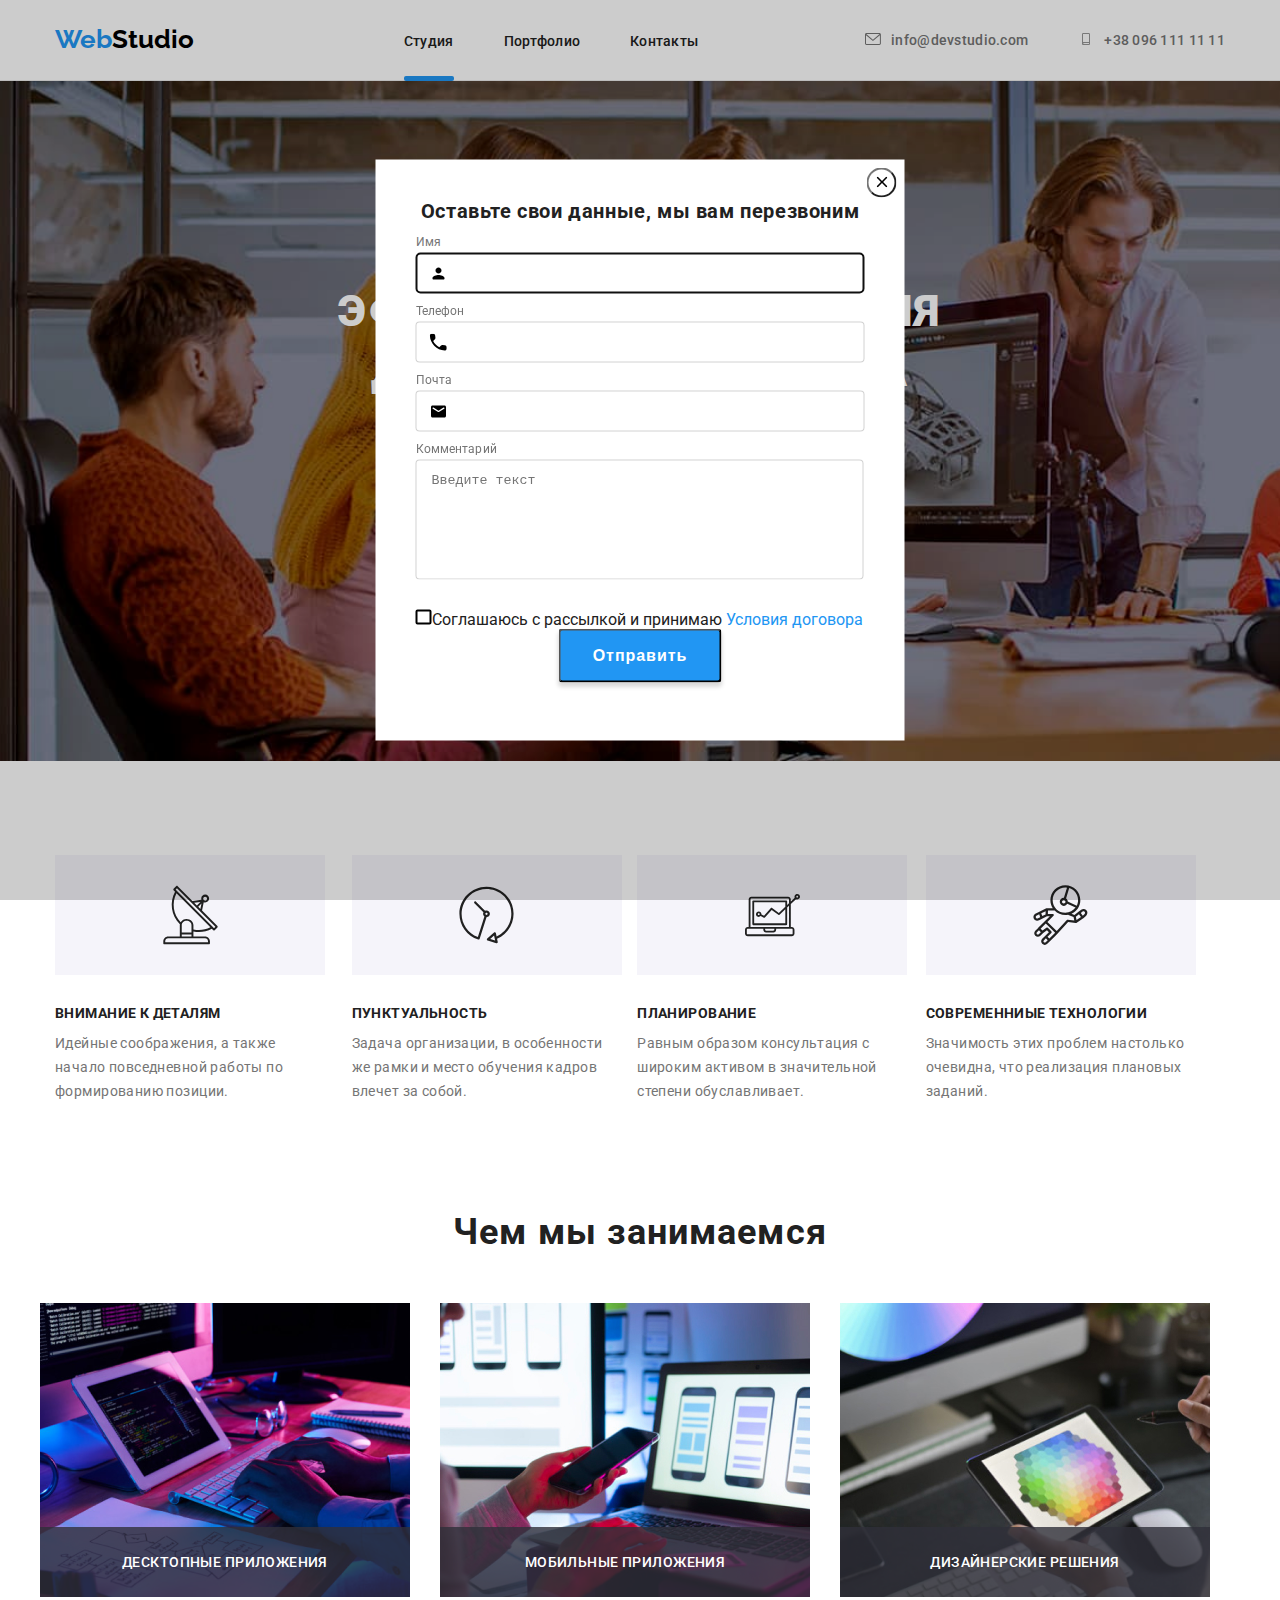
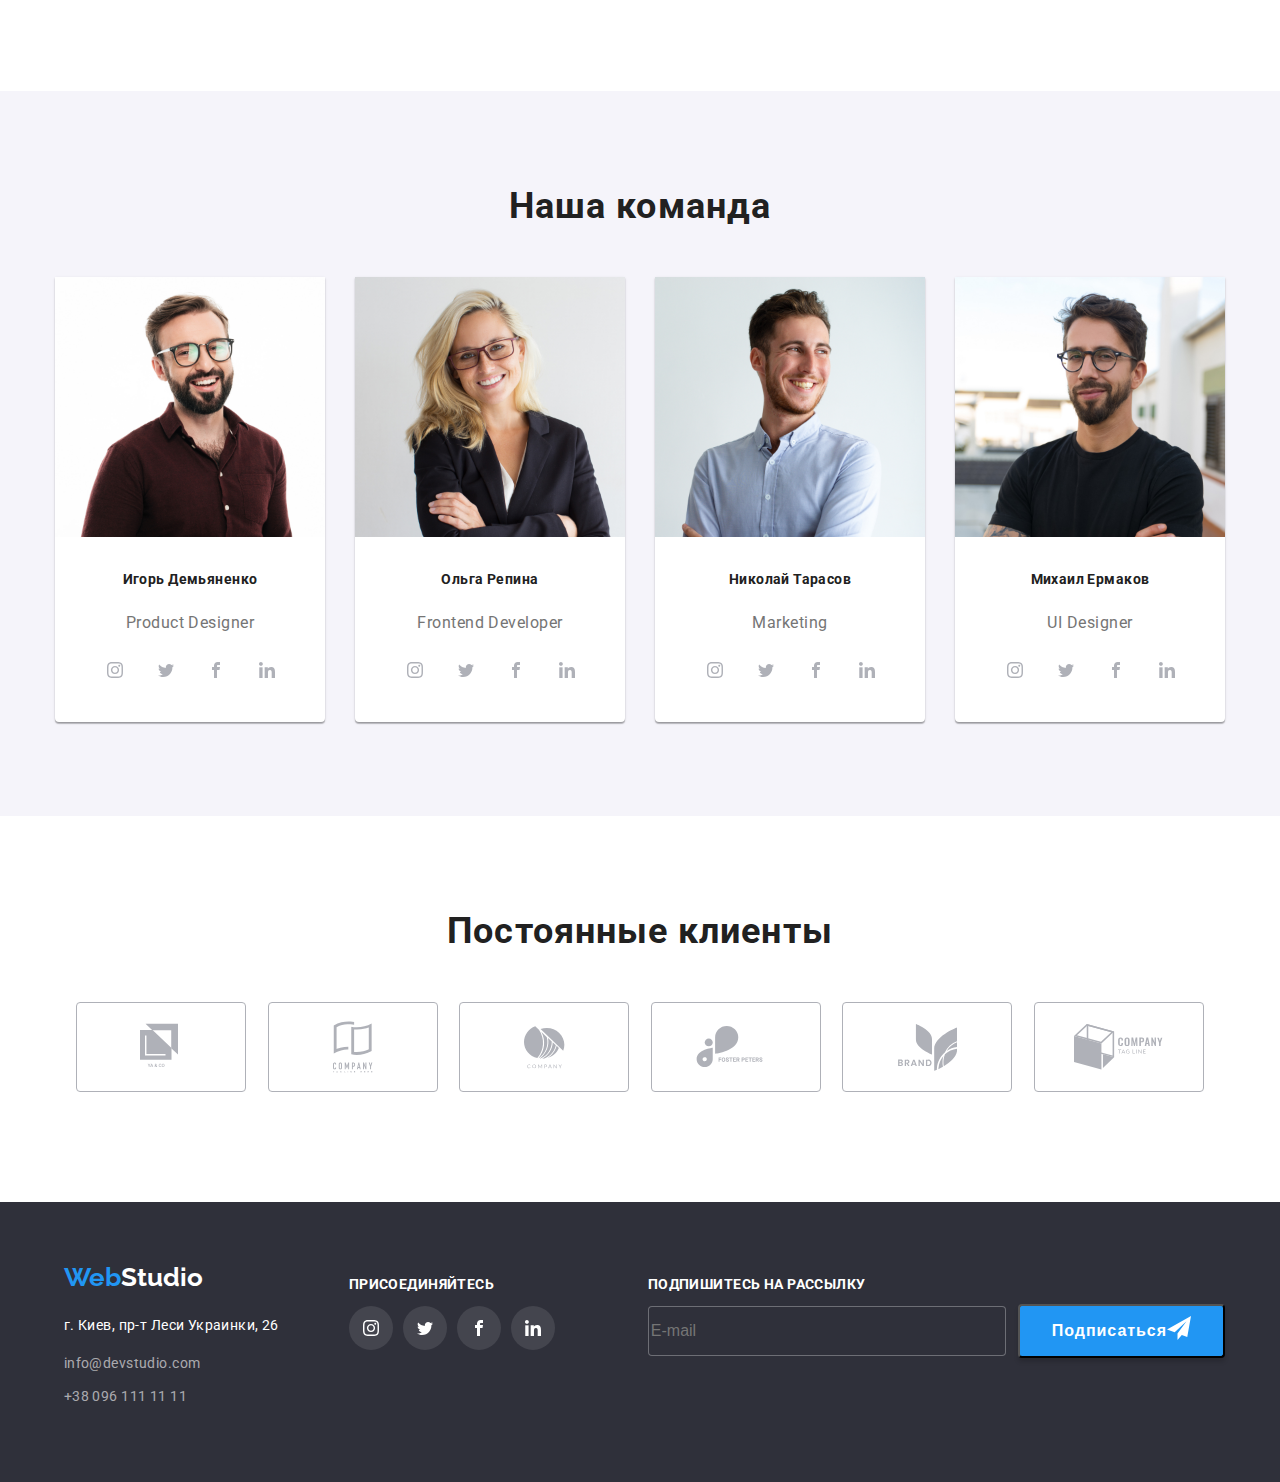
<file: index.html>
<!DOCTYPE html>
<html lang="en">

<head>
    <meta charset="UTF-8">
    <meta name="viewport" content="width=device-width, initial-scale=1.0">
    <title>Document</title>
    <link rel="stylesheet" href="./style.css">
    <link href="https://fonts.googleapis.com/css2?family=Roboto:wght@400;500;700;900&display=swap" rel="stylesheet">
    <link href="https://fonts.googleapis.com/css2?family=Raleway:wght@700&display=swap" rel="stylesheet">
</head>

<body>
    <header>
        <div class="container">
            <nav class="site-nav">
                <a href="" class="logo"><span>Web</span>Studio</a>
                <ul class="hero">
                    <li><a href="./index.html" class="link-text current">Студия</a></li>
                    <li><a href="./portfolio.html" class="link-text">Портфолио</a></li>
                    <li><a href="" class="link-text">Контакты</a></li>
                </ul>

                <ul class="hero ">


                    <li class="web"><a class="phone" href=""><svg class="web-studio"  width="16px" height="12px">
                        <use href="./image/symbol-defs.svg#icon-envelope-hover-2"></use>
                    </svg>info@devstudio.com</a></li>
                    <li class="number"><a class="phone" href="tel:+38096111111"><svg class="web-studio" width="16px" height="12px">
                        <use href="./image/symbol-defs.svg#icon-smartphone"></use></svg>+38 096 111 11 11</a></li>


                </ul>
            </nav>
        </div>
    </header>
    <main>
        <section class="blake">
            <div class="sanji">
                <h1 class="box">Эффективные решения<br /> для вашего бизнеса</h1>
                <button class="tipe" type="button">Заказать услугу</button>
            </div>
        </section>
        <section class="plan">
            <div class="container">
                <ul class="dragon four">
                    <li class="monky ">
                        <!-- <div class="detail">
                        </div> -->

                        <h3>ВНИМАНИЕ К ДЕТАЛЯМ</h3>
                        <p class="text">Идейные соображения, а также начало повседневной работы по формированию позиции.
                        </p>

                    </li>
                    <li class="monky organization">
                        <h3>ПУНКТУАЛЬНОСТЬ</h3>
                        <p class="text">Задача организации, в особенности же рамки и место обучения кадров влечет за
                            собой.
                        </p>


                    </li>
                    <li class="monky ubung">
                        <h3>ПЛАНИРОВАНИЕ</h3>
                        <p class="text">Равным образом консультация с широким активом в значительной степени
                            обуславливает.</p>

                    </li>
                    <li class="monky problem">
                        <h3>СOВРЕМЕННИЫЕ ТЕХНОЛОГИИ</h3>
                        <p class="text">Значимость этих проблем настолько очевидна, что реализация плановых заданий.</p>
                    </li>
                </ul>
            </div>
        </section>
        <section class="proffesion">
            <div class="container">
                <h2 class="flix" >Чем мы занимаемся</h2>
                <ul class="dragon five">
                    <li class="one-appendix">
                        <img src="./image/img1.png" alt="Чем мы занимаемся" width="370">
                        <p class="annex">Десктопные приложения</p>
                       
                    </li>
                    <li class="one-appendix"><img src="./image/img2.jpg" alt="Чем мы занимаемся" width="370">
                    <p class="annex">Мобильные приложения</p>
                    </li>
                    <li class="one-appendix"><img src="./image/img3.jpg" alt="Чем мы занимаемся" width="370">
                    <p class="annex">Дизайнерские решения</p>
                    </li>

                </ul>
            </div>


        </section>

        <section class="work">
            <div class=" container">
            
                <h2 class="flix">Наша команда</h2>
                <ul class="dragon one">
                    <li class="photo">
            
            
                        <img src="./image/img5.jpg" alt="Product Designer" width="270">
                        <h3 class="bubluk">Игорь Демьяненко</h3>
                        <p class="comment">Product Designer</p>
                        <ul class="icons">
                            <li class="icons-item"><a class="items-link" href=""> <svg class="instagam" width="20" height="16">
                                        <use href="./image/symbol-defs.svg#icon-instagram">
            
                                        </use>
            
                                    </svg></a>
            
                            </li>
                            <li class="icons-item"> <a class="items-link" href=""> <svg class="twitter">
                                        <use href="./image/symbol-defs.svg#icon-twitter">
            
                                        </use>
                                    </svg></a>
            
                            </li>
                            <li class="icons-item"><a class="items-link" href=""><svg class="twitter">
                                        <use href="./image/symbol-defs.svg#icon-facebook" width="20" height="16"></use>
                                    </svg></a>
            
                            </li>
                            <li class="icons-item"> <a class="items-link" href=""><svg class="linkedin">
                                        <use href="./image/symbol-defs.svg#icon-linkedin-1" width="20" height="16"></use>
                                    </svg> </a>
                            </li>
            
                        </ul>
            
            
                    </li>
            
            
                    <li class="photo">
                        <img src="./image/img6.jpg" alt="Frontend Developer" width="270">
                        <h3 class="bubluk">Ольга Репина</h3>
                        <p class="comment">Frontend Developer</p>
                        <ul class="icons">
                            <li class="icons-item"><a class="items-link" href=""> <svg class="instagam" width="20" height="16">
                                        <use href="./image/symbol-defs.svg#icon-instagram">
            
                                        </use>
            
                                    </svg></a>
            
                            </li>
                            <li class="icons-item"> <a class="items-link" href=""> <svg class="twitter">
                                        <use href="./image/symbol-defs.svg#icon-twitter">
            
                                        </use>
                                    </svg></a>
            
                            </li>
                            <li class="icons-item"><a class="items-link" href=""><svg class="twitter">
                                        <use href="./image/symbol-defs.svg#icon-facebook" width="20" height="16"></use>
                                    </svg></a>
            
                            </li>
                            <li class="icons-item"> <a class="items-link" href=""><svg class="linkedin">
                                        <use href="./image/symbol-defs.svg#icon-linkedin-1" width="20" height="16"></use>
                                    </svg> </a>
                            </li>
            
                        </ul>
            
                    </li>
            
                    <li class="photo">
                        <img src="./image/img7.jpg" alt="Marketing" width="270">
                        <h3 class="bubluk">Николай Тарасов</h3>
                        <p class="comment">Marketing</p>
                        <ul class="icons">
                            <li class="icons-item"><a class="items-link" href=""> <svg class="instagam" width="20" height="16">
                                        <use href="./image/symbol-defs.svg#icon-instagram">
            
                                        </use>
            
                                    </svg></a>
            
                            </li>
                            <li class="icons-item"> <a class="items-link" href=""> <svg class="twitter">
                                        <use href="./image/symbol-defs.svg#icon-twitter">
            
                                        </use>
                                    </svg></a>
            
                            </li>
                            <li class="icons-item"><a class="items-link" href=""><svg class="twitter">
                                        <use href="./image/symbol-defs.svg#icon-facebook" width="20" height="16"></use>
                                    </svg></a>
            
                            </li>
                            <li class="icons-item"> <a class="items-link" href=""><svg class="linkedin">
                                        <use href="./image/symbol-defs.svg#icon-linkedin-1" width="20" height="16"></use>
                                    </svg> </a>
                            </li>
            
                        </ul>
            
                    </li>
            
                    <li class="photo">
                        <img src="./image/img8.jpg" alt="Marketing" width="270">
            
                        <h3 class="bubluk">Михаил Ермаков</h3>
                        <p class="comment">UI Designer</p>
                        <ul class="icons">
                            <li class="icons-item"><a class="items-link" href=""> <svg class="instagam" width="20" height="16">
                                        <use href="./image/symbol-defs.svg#icon-instagram">
            
                                        </use>
            
                                    </svg></a>
            
                            </li>
                            <li class="icons-item"> <a class="items-link" href=""> <svg class="twitter">
                                        <use href="./image/symbol-defs.svg#icon-twitter">
            
                                        </use>
                                    </svg></a>
            
                            </li>
                            <li class="icons-item"><a class="items-link" href=""><svg class="twitter">
                                        <use href="./image/symbol-defs.svg#icon-facebook" width="20" height="16"></use>
                                    </svg></a>
            
                            </li>
                            <li class="icons-item"> <a class="items-link" href=""><svg class="linkedin">
                                        <use href="./image/symbol-defs.svg#icon-linkedin-1" width="20" height="16"></use>
                                    </svg> </a>
                            </li>
            
                        </ul>
            
                    </li>
                </ul>
            </div>
        </section>
          
          
        
        <section class="always">
           <div class="container">
                <h2 class="client">Постоянные клиенты</h2>
                <ul class="vectors">
                    <li class="vector"><a href="" class="company"><svg width="42" height="50">
                                <use href="./image/symbol-defs.svg#icon-logo-1"></use>
                            </svg></a></li>
                    <li class="vector"><a href="" class="company"><svg width="40" height="52">
                                <use href="./image/symbol-defs.svg#icon-logo-2"></use>
                            </svg></a></li>
                    <li class="vector"><a href="" class="company"><svg width="41" height="43">
                                <use href="./image/symbol-defs.svg#icon-logo-3"></use>
                            </svg></a></li>
                    <li class="vector"><a href="" class="company"><svg width="80px" height="42px">
                                <use href="./image/symbol-defs.svg#icon-logo-4"></use>
                            </svg></a></li>
                    <li class="vector"><a href="" class="company"><svg width="59px" height="47px">
                                <use href="./image/symbol-defs.svg#icon-logo-5"></use>
                            </svg></a></li>
                    <li class="vector"><a href="" class="company"><svg width="89px" height="46">
                                <use href="./image/symbol-defs.svg#icon-logo-6"></use>
                            </svg></a></li>
                </ul>
           </div>
           

        </section>
        <div role="group" class="backdrop is-hidden">
            <div class="modal">


             <form class="form" >
                   <h3 class="group-title">Оставьте свои данные, мы вам перезвоним</h3>
               <div class="form-field">
                    <label class="form-steil" for="name">Имя</label>
                    <input class="form-input" type="text" name="user-name" id="name" autofocus />
                    <svg class="form-icon" width="18px" height="18px">
                        <use href="./image/symbol-defs.svg#icon-person-black-18dp-1"></use>
                    </svg>
               </div>

                  <div class="form-field">
                    <label class="form-steil" for="tel">Телефон</label>
                    <input class="form-input" type="tel" name="tel" id="name" />
                    <svg class="form-icon" width="18px" height="18px">
                        <use href="./image/symbol-defs.svg#icon-Vector-14"></use>
                    </svg>
                  </div>

                   <div class="form-field">
                    <label class="form-steil" for="mail">Почта</label>
                    <input  class="form-input" type="email" name="mail" id="mail" />
                    <svg class="form-icon" width="18px" height="18px">
                        <use href="./image/symbol-defs.svg#icon-email-black-18dp-1"></use>
                    </svg>
                   </div>

                  
                 <div class="form-field">
                        <label class="form-steil" for="comment"> Комментарий</label>
                        <textarea class="form-text" name="comment" id="comment" placeholder="Введите текст"></textarea>
                 </div>
                 <div class="">
                    
                    <label class="lable-checkbox" for="send">
                        <input class="form-input-checkbox hidden" type="checkbox" name="topic" value="send" id="send"  />
                        <span class="checkbox-icon">
                        
                    </span>Соглашаюсь с рассылкой и принимаю <a class="form-send" href="">Условия договора</a></label>
                    
                  </div>
                   
                   <button class="form-button" type="submit">Отправить</button>
                   <button class="close">
                <svg width="11" height="11">
                    <use class="close-modal" href="./image/symbol-defs.svg#icon-Vector-13"></use>
           
                </svg>
            </form> 
             </button>

            </div>
        </div>

 
    </main>



    <footer>
        <div class="container"> 
          <div class="endinformation">
                <div>
                    <a href="" class="bad"><span>Web</span>Studio</a>
                    <address class="address">г. Киев, пр-т Леси Украинки, 26</address>
            
              
                <ul class="cotent">
            
                    <li class="zoro">
                        <a class="mailto" href="mailto:info@devstudio.com">info@devstudio.com</a>
                    </li>
                    <li class="zoro">
                        <a class="tel" href="tel:+38096111111">+38 096 111 11 11</a>
                    </li>
                </ul>
              </div>
                <div class="endet">
                    <p class="endetname">присоединяйтесь</p>
                    <ul class="comand">
                        <li class="comand-item"><a class="comand-link" href=""> <svg class="instagam" width="20" height="16">
                                    <use href="./image/symbol-defs.svg#icon-instagram">
            
                                    </use>
            
                                </svg></a>
            
                        </li>
                        <li class="comand-item"> <a class="comand-link" href=""> <svg class="twitter">
                                    <use href="./image/symbol-defs.svg#icon-twitter">
            
                                    </use>
                                </svg></a>
            
                        </li>
                        <li class="comand-item"><a class="comand-link" href=""><svg class="twitter">
                                    <use href="./image/symbol-defs.svg#icon-facebook" width="20" height="16"></use>
                                </svg></a>
            
                        </li>
                        <li class="comand-item"> <a class="comand-link" href=""><svg class="linkedin">
                                    <use href="./image/symbol-defs.svg#icon-linkedin-1" width="20" height="16"></use>
                                </svg> </a>
                        </li>
            
                    </ul>
                </div>
              <form class="form-footer-messeg" > 
                  <div class="footer-messeg">
                  <p class="footer-messeg-text">Подпишитесь на рассылку</p>
                  
                   
                        <label  for="mail"></label>
                        <input class="messeg" type="email" name="mail" id="mail" placeholder="E-mail">
                        
                    </div>

                   <div>
                <button class="form-button-telegram" type="submit">Подписаться 
                    <svg class="telegram" width="24px" height="24px">
                        <use href="./image/symbol-defs.svg#icon-icon-send"></use>
                    </svg>
                </button>

            </div>
              </form>
           
            </div>
       </div>
    </footer>
</body>

</html>
</file>
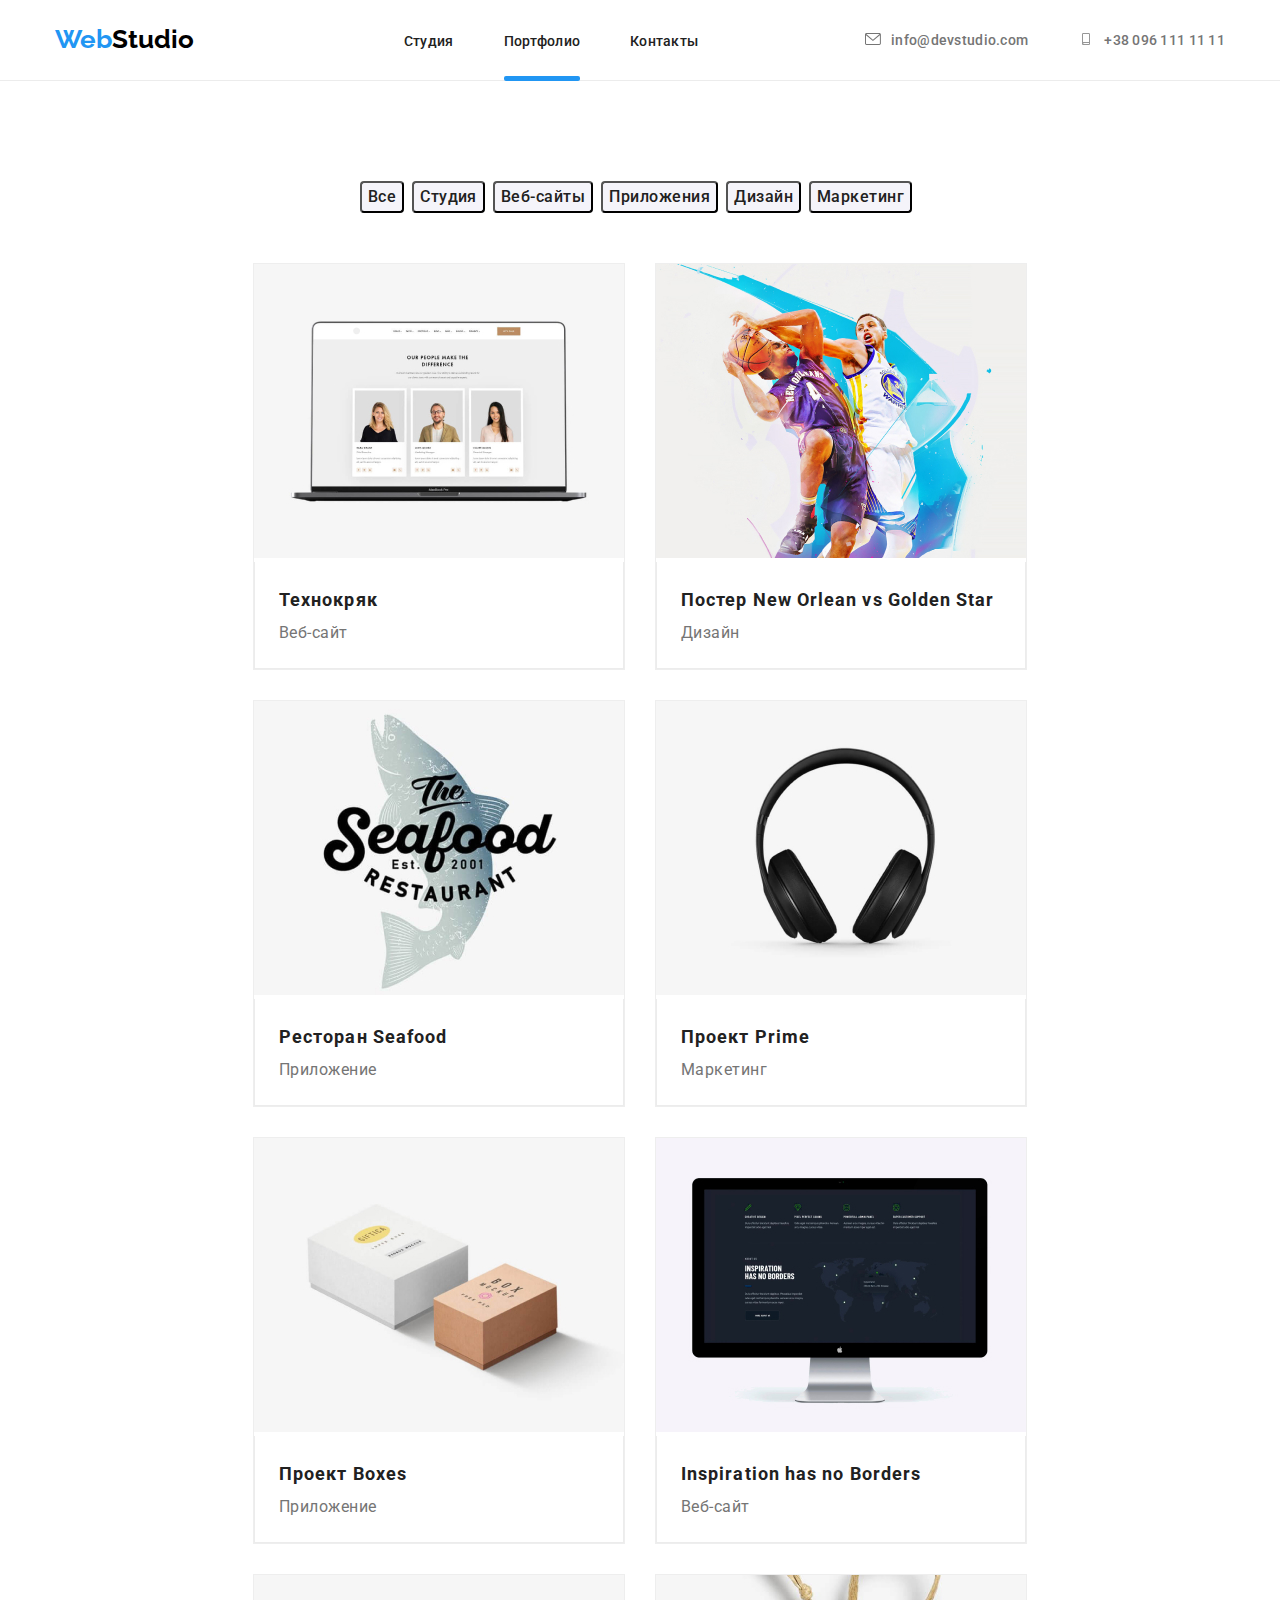
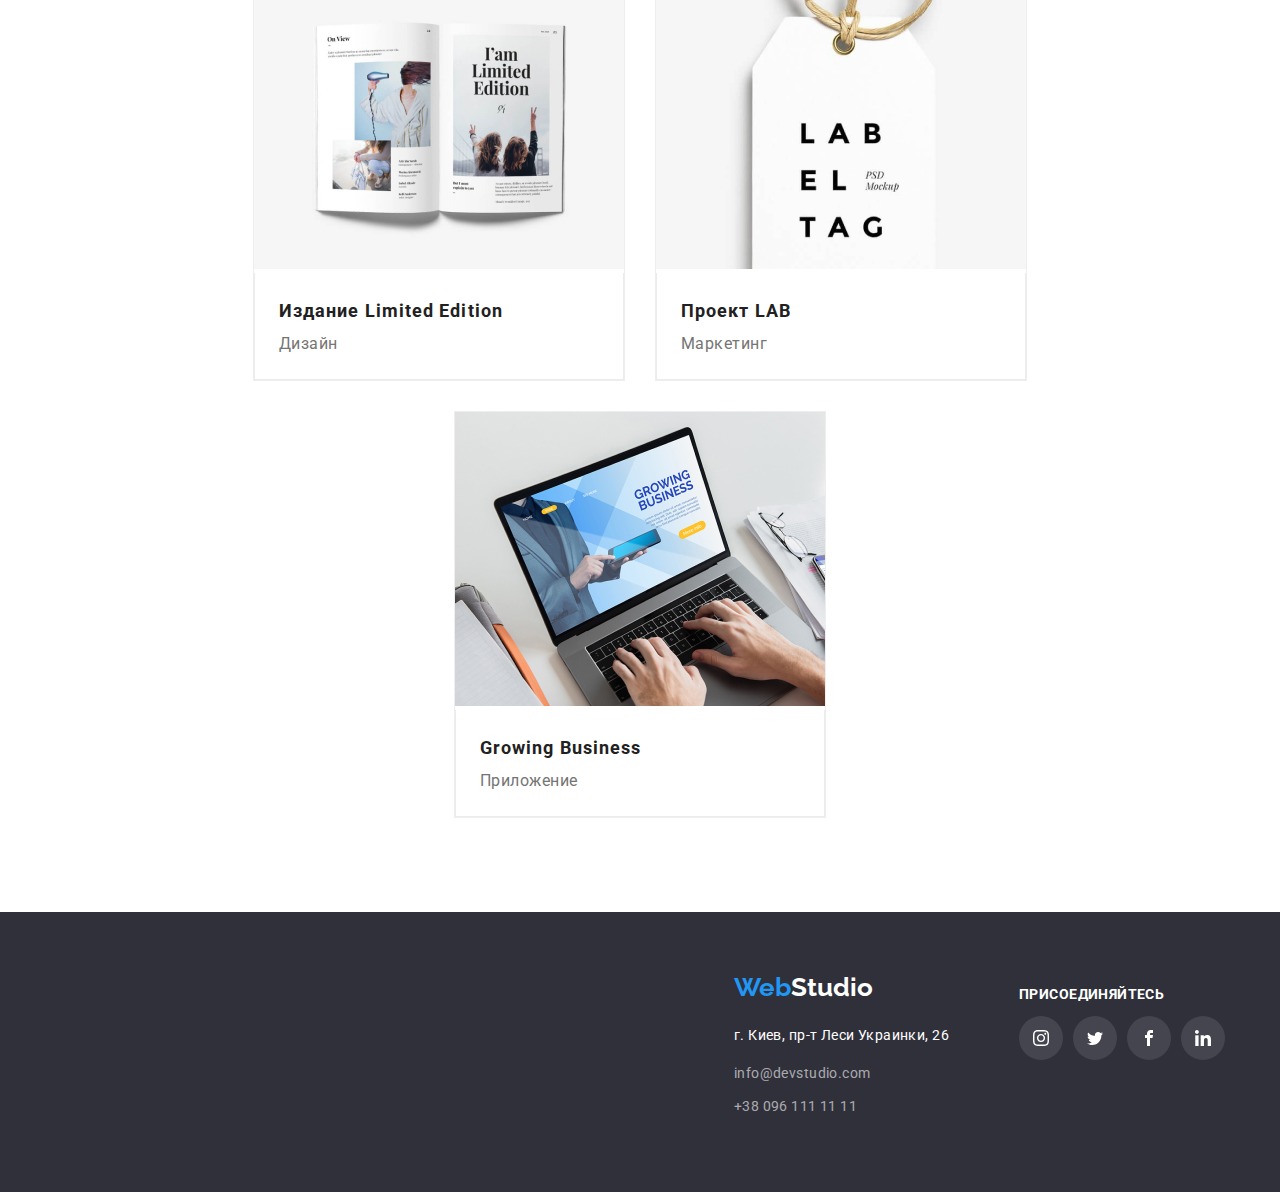
<file: portfolio.html>
<!DOCTYPE html>
<html lang="en">

<head>
    <meta charset="UTF-8">
    <meta name="viewport" content="width=device-width, initial-scale=1.0">
    <title>Document</title>
    <link rel="stylesheet" href="./style.css">
<link href="https://fonts.googleapis.com/css2?family=Roboto:wght@400;500;700;900&display=swap" rel="stylesheet">
<link href="https://fonts.googleapis.com/css2?family=Raleway:wght@700&display=swap" rel="stylesheet">
</head>

<body>
    <header>
        <div class="container">
            <nav class="site-nav">
                <a href="" class="logo"><span>Web</span>Studio</a>
                <ul class="hero">
                    <li><a href="./index.html" class="link-text">Студия</a></li>
                    <li><a href="./portfolio.html" class="link-text current">Портфолио</a></li>
                    <li><a href="" class="link-text">Контакты</a></li>
                </ul>
    
                <ul class="hero ">
    
    
                    <li class="web"><a class="phone" href=""><svg class="web-studio" width="16px" height="12px">
                                <use href="./image/symbol-defs.svg#icon-envelope-hover-2"></use>
                            </svg>info@devstudio.com</a></li>
                    <li class="number"><a class="phone" href="tel:+38096111111"><svg class="web-studio" width="16px"
                                height="12px">
                                <use href="./image/symbol-defs.svg#icon-smartphone"></use>
                            </svg>+38 096 111 11 11</a></li>
    
    
                </ul>
            </nav>
        </div>
    </header>
    <main>

        <section class="big">
            <div class="container">
                <!-- <ul class="dragon"></ul> -->
                
                
                
                <div class="our">
                    <li class="space"><button class="three" type="button">Все</button></li>
                    <li class="space"><button class="three" type="button">Студия</button></li>
                    <li class="space"><button class="three" type="button">Веб-сайты</button></li>
                    <li class="space"><button class="three" type="button">Приложения</button></li>
                    <li class="space"><button class="three" type="button">Дизайн</button></li>
                    <li class="space"><button class="three" type="button">Маркетинг</button></li>
                </div>
                </ul>
                <ul class="dragon two">
                    
                        <li class="give">
                            
                               <a class="virus" href="">
                                    <div class="ataka">
                                        <img src="./image/img9.jpg" alt="Веб-сайт" width="370">
                                        
                                            <p class="platform korona">Технокряк это современная площадка распространения коронавируса. Компании используют эту
                                                платформу для цифрового
                                                шпионажа и атак на защищённые сервера конкурентов.
                                            </p>
                                        
                                    </div>
                                    
                                    <div class="imgname">
                                        <h3 class="flix-box">Технокряк</h3>
                                        <p class="information">Веб-сайт</p>
                                    </div>
                               </a>
                        </li>
                    
                    <li class="give">
                        <img src="./image/img10.jpg" alt="Веб-сайт" width="370">
                        <div class="imgname">
                            <h3 class="flix-box">Постер New Orlean vs Golden Star</h3>
                            <p class="information">Дизайн</p>
                        </div>
                    </li>
                    <li class="give">
                        <img src="./image/img11.jpg" alt="Веб-сайт" width="370">
                        <div class="imgname">
                            <h3 class="flix-box">Ресторан Seafood</h3>
                            <p class="information">Приложение</p>
                        </div>
                    </li>
                    <li class="give">
                        <img src="./image/img12.jpg" alt="Веб-сайт" width="370">
                        <div class="imgname">
                            <h3 class="flix-box">Проект Prime</h3>
                            <p class="information">Маркетинг</p>
                        </div>
                    </li>
                    <li class="give">
                        <img src="./image/img13.jpg" alt="Веб-сайт" width="370">
                        <div class="imgname">
                            <h3 class="flix-box">Проект Boxes</h3>
                            <p class="information">Приложение</p>
                        </div>
                    </li>
                    <li class="give">
                        <img src="./image/img14.jpg" alt="Веб-сайт" width="370">
                        <div class="imgname">
                            <h3 class="flix-box">Inspiration has no Borders</h3>
                            <p class="information">Веб-сайт</p>
                        </div>
                    </li>
                    <li class="give">
                        <img src="./image/img15.jpg" alt="Веб-сайт" width="370">
                        <div class="imgname">
                            <h3 class="flix-box">Издание Limited Edition</h3>
                            <p class="information">Дизайн</p>
                        </div>
                    </li>
                    <li class="give">
                        <img src="./image/img16.jpg" alt="Веб-сайт" width="370">
                        <div class="imgname">
                            <h3 class="flix-box">Проект LAB</h3>
                            <p class="information">Маркетинг</p>
                        </div>
                    </li>
                    <li class="give">
                        <img src="./image/img17.jpg" alt="Веб-сайт" width="370">
                        <div class="imgname">
                            <h3 class="flix-box">Growing Business</h3>
                            <p class="information">Приложение</p>
                        </div>
                    </li>
                </ul>
            </div>
        </section>

    </main>
    <footer>
        <div class="container">
            <div class="endinformation">
                <div>
                    <a href="" class="bad"><span>Web</span>Studio</a>
                    <address class="address">г. Киев, пр-т Леси Украинки, 26</address>
    
    
                    <ul class="cotent">
    
                        <li class="zoro">
                            <a class="mailto" href="mailto:info@devstudio.com">info@devstudio.com</a>
                        </li>
                        <li class="zoro">
                            <a class="tel" href="tel:+38096111111">+38 096 111 11 11</a>
                        </li>
                    </ul>
                </div>
                <div class="endet">
                    <p class="endetname">присоединяйтесь</p>
                    <ul class="comand">
                        <li class="comand-item"><a class="comand-link" href=""> <svg class="instagam" width="20"
                                    height="16">
                                    <use href="./image/symbol-defs.svg#icon-instagram">
    
                                    </use>
    
                                </svg></a>
    
                        </li>
                        <li class="comand-item"> <a class="comand-link" href=""> <svg class="twitter">
                                    <use href="./image/symbol-defs.svg#icon-twitter">
    
                                    </use>
                                </svg></a>
    
                        </li>
                        <li class="comand-item"><a class="comand-link" href=""><svg class="twitter">
                                    <use href="./image/symbol-defs.svg#icon-facebook" width="20" height="16"></use>
                                </svg></a>
    
                        </li>
                        <li class="comand-item"> <a class="comand-link" href=""><svg class="linkedin">
                                    <use href="./image/symbol-defs.svg#icon-linkedin-1" width="20" height="16"></use>
                                </svg> </a>
                        </li>
    
                    </ul>
                </div>
    
    
    
    
            </div>
        </div>
    </footer>
</body>

</html>
</file>
<file: style.css>
body {
  text-decoration: none;
  list-style: none;
  font-family: Roboto, sans-serif;
  color: #212121;
  font-style: normal;
  font-weight: normal;

  margin: 0;
}
* {
  box-sizing: border-box;
}
.title {
  margin-left: auto;
}
a {
  text-decoration: none;
}

.dragon {
  margin-top: 0px;
  margin-bottom: 0px;
  /* padding-top: 94px;
  padding-bottom: 50px; */

  list-style: none;
  display: flex;
  justify-content: center;
}
.bad {
  color: white;
  font-family: Raleway, sans-serif;
  font-weight: bold;

  display: block;
  font-size: 26px;
  line-height: 31px;
}
.logo {
  padding: 0;
  margin: 0;
  color: black;
  font-family: Raleway, sans-serif;
  font-weight: bold;

  display: block;
  font-size: 26px;
  line-height: 31px;

  margin-right: 93px;
  padding-top: 24px;
  padding-bottom: 25px;
}
.button {
  color: aliceblue;
  background: #2196f3;
  font-weight: 900;
  font-size: 44px;
  line-height: 60px;
  text-align: center;
  letter-spacing: 0.06em;
  text-transform: uppercase;
}
.link-teitle {
  font-weight: 500;
  font-size: 14px;
  line-height: 16px;
  letter-spacing: 0.02em;

  color: #2196f3;
  margin-right: 50px;
  padding-top: 32px;
  padding-bottom: 32px;

  position: relative;
}
.link-teitle:hover {
  color: #2196f3;
}
.site {
  font-weight: 500;
  font-size: 14px;
  line-height: 16px;
  letter-spacing: 0.02em;
}
.bubluk {
  font-weight: bold;
  font-size: 14px;
  line-height: 16px;
  letter-spacing: 0.03em;
  /* text-transform: uppercase; */

  color: #212121;

  margin-top: 30px;
  margin-left: 24px;
  margin-right: 24px;
  text-align: center;
}
ul {
  padding: 0;
}
h3 {
  margin: 0px;
}
.text {
  margin-top: 10px;
  margin-right: 30px;
  font-size: 14px;
  line-height: 24px;
  letter-spacing: 0.03em;
  color: #757575;
}
.web {
  font-weight: 500;
  font-size: 14px;
  line-height: 16px;
  letter-spacing: 0.02em;

  margin-right: 50px;
  /* margin-left: 279px; */
  display: block;
  align-items: center;
}
.web:hover {
  color: #2196f3;
}
.team {
  background: #f5f4fa;
}
.number {
  font-weight: 500;
  font-size: 14px;
  line-height: 16px;
  letter-spacing: 0.02em;

  color: #757575;
  display: block;
  align-items: center;
}
.container {
  width: 1200px;
  padding-left: 15px;
  padding-right: 15px;
  margin: 0px auto;
}
.comment {
  font-size: 16px;
  line-height: 19px;
  text-align: center;
  letter-spacing: 0.03em;
  color: #757575;
  padding-top: 10px;
}
.address {
  font-style: normal;
  font-weight: normal;
  font-size: 14px;
  line-height: 24px;

  letter-spacing: 0.03em;

  color: #ffffff;
  margin-top: 20px;
}

.flix {
  margin-top: 0px;
  margin-bottom: 50px;
  font-size: 36px;
  line-height: 42px;
  text-align: center;
  letter-spacing: 0.03em;

  color: #212121;
}
.tel {
  font-weight: normal;
  font-size: 14px;
  line-height: 24px;
  /* or 171% */

  letter-spacing: 0.03em;

  color: rgba(255, 255, 255, 0.6);
}
.mailto {
  font-weight: normal;
  font-size: 14px;
  line-height: 24px;

  letter-spacing: 0.03em;

  color: rgba(255, 255, 255, 0.6);
}
.our {
  display: flex;
  justify-content: center;
  margin-bottom: 50px;
}
.box {
  margin-top: 0px;
  margin-bottom: 30px;
  font-weight: 900;
  font-size: 44px;
  line-height: 60px;
  /* background-color: #2f303a; */

  letter-spacing: 0.06em;
  text-transform: uppercase;

  color: #ffffff;
}
.space {
  margin-right: 8px;
}
.imgname {
  /* margin-top: 20px;
  margin-right: 20px; */
  padding: 20px 24px;
  border-bottom: 1px solid #ececec;
  border-right: 1px solid #ececec;
  border-left: 1px solid #ececec;
  /* background: #ffffff;
  border: 1px solid #eeeeee;
  box-sizing: border-box;
  box-shadow: 0px 1px 1px rgba(0, 0, 0, 0.12), 0px 4px 4px rgba(0, 0, 0, 0.06),
    1px 4px 6px rgba(0, 0, 0, 0.16); */
}

.give:hover,
.give:focus {
  border: 1px solid #eeeeee;
  box-sizing: border-box;
  box-shadow: 0px 1px 1px rgba(0, 0, 0, 0.12), 0px 4px 4px rgba(0, 0, 0, 0.06),
    1px 4px 6px rgba(0, 0, 0, 0.16);
}
.information {
  margin: 0%;
  font-weight: normal;
  font-size: 16px;
  line-height: 30px;
  /* margin-left: 24px;
  margin-right: 24px; */

  letter-spacing: 0.03em;

  color: #757575;
}
.cotent {
  font-weight: normal;
  font-size: 14px;
  line-height: 24px;
  margin-right: 0 auto;
  align-items: center;

  letter-spacing: 0.03em;

  color: rgba(255, 255, 255, 0.6);
}

span {
  font-family: Raleway, sans-serif;
  color: #2196f3;
}

.flix-box {
  font-family: Roboto, sans-serif;
  font-style: normal;
  font-weight: bold;
  font-size: 18px;
  line-height: 36px;
  /* margin-right: 24px;
  margin-left: 24px; */
  letter-spacing: 0.06em;

  color: #212121;
}
.site-nav {
  display: flex;
  list-style: none;
  align-items: center;
}
.korona {
  transition-property: all;
  transition-duration: 250ms;
  transition-timing-function: linear;
}
.ataka {
  position: relative;
  transition-property: all;
  transition-duration: 250ms;
  transition-timing-function: linear;
}
.ataka::before {
  display: inline-block;
  position: absolute;
  content: "";
  width: 100%;
  height: 100%;
  background-color: #2196f3;

  opacity: 0;
}
.ataka:hover::before {
  opacity: 0.9;
}
.ataka:hover,
.ataka:focus {
  background-color: #2196f3;
}
.ataka:hover .korona {
  opacity: 1;
  top: 0;
}
.virus {
  display: block;
}

.korona {
  transition: all 250ms cubic-bezier(0.4, 0, 0.2, 1);
  padding: 63px 24px;
  position: absolute;
  width: 100%;
  height: 100%;
  opacity: 0;
  top: 100%;
  left: 0;
  box-sizing: border-box;
  font-style: normal;
  font-weight: normal;
  font-size: 18px;
  line-height: 28px;
  background-color: #2196f3;

  letter-spacing: 0.03em;

  color: #ffffff;
}

.hero {
  align-items: center;

  padding: 0;
  margin: 0;
  list-style: none;
  display: flex;
  margin-left: auto;
}
.link-text {
  position: relative;
  font-weight: 500;
  font-size: 14px;
  line-height: 16px;
  letter-spacing: 0.02em;

  color: #212121;
  margin-right: 50px;
  padding-top: 32px;
  padding-bottom: 32px;
  transition-property: all;
  transition-duration: 250ms;
}
.link-text :focus {
  color: #2196f3;
}
.link-text:hover {
  color: #2196f3;
}
.link-text:nth-child(2n) {
  margin-right: 0px;
}
h3 {
  font-weight: bold;
  font-size: 14px;
  line-height: 16px;
  letter-spacing: 0.03em;

  color: #212121;
}

.link-text.current::after {
  content: " ";

  display: block;
  height: 5px;
  position: absolute;

  width: 100%;
  background: #2196f3;
  border-radius: 2px;
  left: 0;
  bottom: 0;

  transition: opacity 250ms cubic-bezier(0.4, 0, 0.2, 1);
}
.link-text:hover::after {
  opacity: 1;
  transition: opacity 250ms cubic-bezier(0.4, 0, 0.2, 1);
}
footer {
  display: flex;
  flex-wrap: wrap;
  background: #2f303a;
  padding-top: 60px;
  padding-bottom: 60px;
}
.zoro {
  list-style: none;
  font-weight: normal;
  font-size: 14px;
  line-height: 24px;
  margin-top: 9px;

  letter-spacing: 0.03em;

  color: rgba(255, 255, 255, 0.6);
}
.give:nth-child(3n) {
  margin-right: 0px;
}
.photo {
  background-color: #ffffff;
  padding-bottom: 30px;
  box-shadow: 0px 1px 3px rgba(0, 0, 0, 0.12), 0px 1px 1px rgba(0, 0, 0, 0.14),
    0px 2px 1px rgba(0, 0, 0, 0.2);
  border-radius: 0px 0px 4px 4px;
  margin-right: 30px;
}
.photo:last-child {
  margin-right: 0px;
}
.give {
  background: #ffffff;
  border: 1px solid #eeeeee;
  box-sizing: border-box;
  margin-left: 30px;
  margin-top: 30px;
}
.annex {
  display: flex;
  justify-content: center;
  align-items: center;
  font-size: 14px;
  line-height: 16px;
  text-align: center;
  letter-spacing: 0.03em;
  text-transform: uppercase;
  bottom: 0;
  height: 70px;
  width: 100%;
  margin: 0;
  font-weight: 500;

  color: #ffffff;
  background: rgba(47, 48, 58, 0.8);
  position: absolute;
}
.one-appendix {
  justify-content: center;
  position: relative;
  display: flex;
  margin-right: 30px;
  margin-top: 0;
  margin-bottom: 0px;
}
.one:last-child {
  margin-right: 0px;
}
.one:nth-child(3n) .two {
  flex-wrap: wrap;
  margin-right: 0px;
}
.big {
  padding-top: 100px;
  padding-bottom: 94px;
}
.two {
  padding: 0;
  /* padding-bottom: 94px; */
  margin-top: 100px;
  margin-top: -30px;
  margin-left: -30px;

  display: flex;
  flex-wrap: wrap;

  list-style: none;
}
.monky {
  /* margin-top: 10px; */
  display: flex;
  flex-wrap: wrap;
  align-items: center;
}
.twitter {
  width: 20px;
  height: 16px;

  display: flex;
  padding: 0;
  margin: 0;
}
.icons {
  display: flex;
  flex-wrap: wrap;

  margin-top: 16px;
  justify-content: space-evenly;
  margin-left: 32px;
  margin-right: 30px;
}
.items-link:hover svg {
  fill: white;
}
.items-link svg {
  fill: #afb1b8;
  transition-property: all;
  transition-duration: 250ms;
  transition-timing-function: linear;
}
.items-link:hover {
  background-color: #2196f3;
}
.items-link {
  width: 100%;
  height: 100%;
  border-radius: 50%;
  display: flex;
  align-items: center;
  justify-content: center;
  background-color: transparent;
  transition-property: all;
  transition-duration: 250ms;
  transition-timing-function: linear;
}
.icons-item {
  width: 44px;
  height: 44px;
}
.instagram {
  width: 20px;
  height: 16px;

  display: flex;
  padding: 0;
  margin: 0;
}

.linkedin {
  width: 20px;
  height: 16px;

  display: flex;
  padding: 0;
  margin: 0;
}
.facebook {
  width: 20px;
  height: 16px;

  display: flex;
  padding: 0;
  margin: 0;
}
/* .step {
  display: flex;
  flex-wrap: wrap;
  align-items: center;
} */
.detail::before {
  display: block;
  width: 70px;
  height: 70px;
  content: "";
  background-image: url(../image/Vector.jpg);
  background-repeat: no-repeat;
  background-position: center;
  background-size: contain;
}
.monky.organization::before {
  background-image: url("./image/Vector8.svg");
  background-repeat: no-repeat;
  background-position: center;
  background-size: contain;
  background-size: 55px 60px;
}
.monky::before {
  width: 270px;
  height: 120px;

  content: " ";
  background: #f5f4fa;
  background-repeat: no-repeat;
  background-position: center;
  background-size: contain;
  background-image: url(./image/Vector7.svg);
  background-size: 55px 60px;
  margin-bottom: 30px;
}
.monky.problem::before {
  background-image: url(./image/Vector10.svg);
  background-repeat: no-repeat;
  background-position: center;
  background-size: contain;
  background-size: 55px 60px;
}
.monky.ubung::before {
  background-repeat: no-repeat;
  background-position: center;
  background-size: contain;
  background-image: url(./image/Vector9.svg);
  background-size: 55px 60px;
}
.tipe {
  color: #ffffff;
  font-weight: bold;
  line-height: 30px;

  display: inline-block;
  padding: 10px 32px;
  text-align: center;
  letter-spacing: 0.06em;
  width: 200px;
  height: 50px;
  left: 700px;
  top: 430px;
  text-align: center;

  background: #2196f3;
  box-shadow: 0px 4px 4px rgba(0, 0, 0, 0.15);
  border-radius: 4px;
}
header {
  border-bottom: 1px solid #ececec;
}
.three {
  font-family: Roboto, sans-serif;
  font-style: normal;
  font-weight: 500;
  font-size: 16px;
  line-height: 26px;

  text-align: center;
  letter-spacing: 0.03em;

  color: #212121;
  background: #f5f4fa;
  border-radius: 4px;
}
.three:focus {
  background-color: #2196f3;
  color: #ffffff;
}

.sanji {
  /* background-image: url("./image/Img20.jpg"); */
  text-align: center;
}
.jjj {
  text-align: center;
  padding-top: 94px;
  padding-bottom: 94px;
}
/* .namy {
  margin: 0;
  background: #f5f4fa;
  padding-top: 0px;
} */
.four {
  /* padding-top: 94px; */
  align-items: center;
  margin-bottom: 0px;
  margin-top: 0px;
}
.blake {
  padding-bottom: 280px;
  padding-top: 200px;

  background-color: #2f303a;
}
.plan {
  padding-top: 94px;
  /* padding-bottom: 280px; */
}
.five {
  /* padding-top: 50px; */
  margin-bottom: 0px;
}
.work {
  background-color: #f5f4fa;
  padding-top: 94px;
  padding-bottom: 94px;
}
.proffesion {
  padding-top: 94px;
  padding-bottom: 94px;
}
.blake {
  /* width: 1600px; */
  /* height: 600px; */
  left: 0px;
  top: 80px;
  background-image: url("./image/Img20.jpg");
  background-repeat: no-repeat;
  background-size: cover;
}
/* background-image: url("./image/Img20.jpg"); */
li {
  list-style: none;
}
.items-link:focus svg {
  fill: white;
}
.items-link:focus {
  background-color: #2196f3;
}
.vector {
  width: 170px;
  height: 90px;
}
.vector svg {
  transition-property: all;
  transition-duration: 250ms;
  transition-timing-function: linear;
}
.company {
  border: 1px solid #afb1b8;
  box-sizing: border-box;
  transition-property: all;
  transition-duration: 250ms;
  transition-timing-function: linear;
  border-radius: 4px;
  align-items: center;
  display: flex;
  width: 100%;
  height: 100%;
  justify-content: center;
}
.company:hover {
  border-color: #2196f3;
}
.company:focus {
  border-color: #2196f3;
}
.comand-link:focus {
  color: #2196f3;
}
.vectors {
  box-sizing: border-box;
  display: flex;
  flex-wrap: wrap;
  justify-content: space-evenly;
}
.company svg {
  fill: #afb1b8;
}
.vector:hover svg {
  fill: #2196f3;
}
.vector:hover {
  border-color: #2196f3;
}
.client {
  font-weight: bold;
  font-size: 36px;
  line-height: 42px;
  text-align: center;
  letter-spacing: 0.03em;

  color: #212121;
}
.web:hover svg {
  fill: #2196f3;
}
.a.com:hover {
  fill: #2196f3;
}
.a.com {
  margin-right: 10px;
  color: #757575;
}
a.phone:hover {
  fill: #2196f3;
}
li.number:hover {
  color: #2196f3;
}
.endet {
  /* display: flex;
  flex-wrap: wrap; */
  width: 206px;
  height: 80px;
  /* justify-content: center; */
  margin-left: 70px;
}
.comand {
  display: flex;
  flex-wrap: wrap;

  margin-top: 0px;
  /* justify-content: center; */
  margin-left: 0px;
  margin-right: 0px;
}
.comand-item {
  margin-right: 10px;
  width: 44px;
  height: 44px;
}
.comand-item:last-child {
  margin-right: 0;
}
.comand-link:hover {
  background-color: #2196f3;
}
.comand-link:focus {
  background-color: #2196f3;
}
.comand-link {
  width: 100%;
  height: 100%;
  border-radius: 50%;
  display: flex;
  align-items: center;
  justify-content: center;
  background-color: transparent;
  background: rgba(255, 255, 255, 0.1);
  transition-property: all;
  transition-duration: 250ms;
  transition-timing-function: linear;
}
.comand-link svg {
  transition-property: all;
  transition-duration: 250ms;
  transition-timing-function: linear;
  fill: #ffffff;
}
.endetname {
  font-weight: bold;
  font-size: 14px;
  line-height: 16px;
  letter-spacing: 0.03em;
  text-transform: uppercase;

  color: #ffffff;
}
.always {
  padding-top: 94px;
  padding-bottom: 94px;
}
.vector {
  margin: 0%;
}
.client {
  margin: 0%;
  margin-bottom: 50px;
}
.endinformation {
  display: flex;
  flex-wrap: wrap;
  justify-content: end;
}
.backdrop {
  width: 100%;
  height: 100%;
  position: fixed;
  top: 0%;
  left: 0%;
  background: rgba(0, 0, 0, 0.2);
  opacity: 1;
}
.modal {
  width: 529px;
  height: 581px;
  background-color: #ffffff;
  position: absolute;
  top: 50%;
  left: 50%;
  transform: translate(-50%, -50%);
}
.close {
  position: absolute;
  right: 8px;
  top: 8px;
  width: 30px;
  height: 30px;
  background-color: #ffffff;
  border-radius: 50%;
  border-color: #757575;
}
.phone {
  color: #757575;
  transition-property: all;
  transition-duration: 250ms;
  transition-timing-function: linear;
}
.phone:hover {
  color: #2196f3;
  transition: opacity 250ms cubic-bezier(0.4, 0, 0.2, 1);
}
.web-studio {
  transition-property: all;
  transition-duration: 250ms;
  transition-timing-function: linear;
  fill: currentColor;
  margin-right: 10px;
}
.backdrop.is-hidden {
  opacity: 1;
  /* pointer-events: none; */
}
textarea {
  resize: none;
}
.form {
  /* width: 100%;
  height: 100%; */

  margin-left: auto;
  margin-right: auto;
  padding: 40px;
}
.form-field {
  flex-direction: column;
  display: flex;
  margin-bottom: 10px;
}
.form-field input {
  margin: 0%;

  padding-top: 12px;
  padding-bottom: 12px;
  border: 1px solid rgba(33, 33, 33, 0.2);
  box-sizing: border-box;
  border-radius: 4px;
}
.form-field label {
  margin-bottom: 4px;
}
.form-field {
  position: relative;
}
.group-title {
  margin-bottom: 12px;
  font-weight: bold;
  font-size: 20px;
  line-height: 23px;
  text-align: center;
  letter-spacing: 0.03em;

  color: #212121;
}
.form-icon {
  position: absolute;
  top: 30px;
  left: 14px;

  display: inline-block;
}
.form-icon svg:hover {
  color: #2196f3;
}
.form-text {
  padding: 12px 15px;
  width: 448px;
  height: 120px;
  border: 1px solid rgba(33, 33, 33, 0.2);
  box-sizing: border-box;
  border-radius: 4px;
}
.form-icon-phone {
  position: absolute;
  top: 14px;
  left: 14px;

  display: inline-block;
}
.form-input:hover {
  color: #2196f3;
}
.form-input {
  padding-left: 42px;
}

.form-input-checkbox {
}
.messeg {
  width: 358px;
  height: 50px;
  border: 1px solid rgba(255, 255, 255, 0.3);
  box-sizing: border-box;

  border-radius: 4px;
  background: #2f303a;
  color: rgba(255, 255, 255, 0.6);
  font-size: 16px;
  line-height: 20px;
}
.footer-messeg {
  margin-left: 93px;
}
/* .lable-checkbox::after {
  content: " ";
  display: inline-block;
  width: 16px;
  height: 15px;
  /* background-color: chartreuse; */

/* border-radius: 2px;
  background-color: #2196f3;
  background-image: url(./image/symbol-defs.svg#icon-icon-check);
} */
*/ .lable-checkbox {
  display: flex;
}
.checkbox-icon {
  border-radius: 2px;
  display: inline-block;
  width: 16px;
  height: 15px;
  border: 2px solid black;
}
.form-input-checkbox:checked + .checkbox-icon {
  border: none;

  background-image: url(../image/icon-check.svg);
}
.hidden {
  position: absolute;
  appearance: none;
}
.form-steil {
  font-weight: normal;
  font-size: 12px;
  line-height: 14px;
  /* identical to box height */

  letter-spacing: 0.01em;

  color: #757575;
}
.form-button {
  color: #ffffff;
  font-weight: bold;
  font-size: 16px;
  line-height: 30px;
  display: block;
  padding: 10px 32px;

  letter-spacing: 0.06em;

  background: #2196f3;
  box-shadow: 0px 4px 4px rgba(0, 0, 0, 0.15);
  border-radius: 4px;
  margin: 0 auto;
  display: flex;
}
.checkbox-icon {
  margin-top: 20px;
}
.form-send {
  color: #2196f3;
}
.footer-messeg-text {
  font-weight: bold;
  font-size: 14px;
  line-height: 16px;
  letter-spacing: 0.03em;
  text-transform: uppercase;

  color: #ffffff;
}
.telegram {
}
.form-footer-messeg {
  display: flex;
}
.form-button-telegram {
  color: #ffffff;
  font-weight: bold;
  font-size: 16px;
  line-height: 30px;
  display: block;
  padding: 10px 32px;

  letter-spacing: 0.06em;

  background: #2196f3;
  box-shadow: 0px 4px 4px rgba(0, 0, 0, 0.15);
  border-radius: 4px;
  margin: 0 auto;
  display: flex;
  margin-top: 42px;
  margin-left: 12px;
}
</file>
